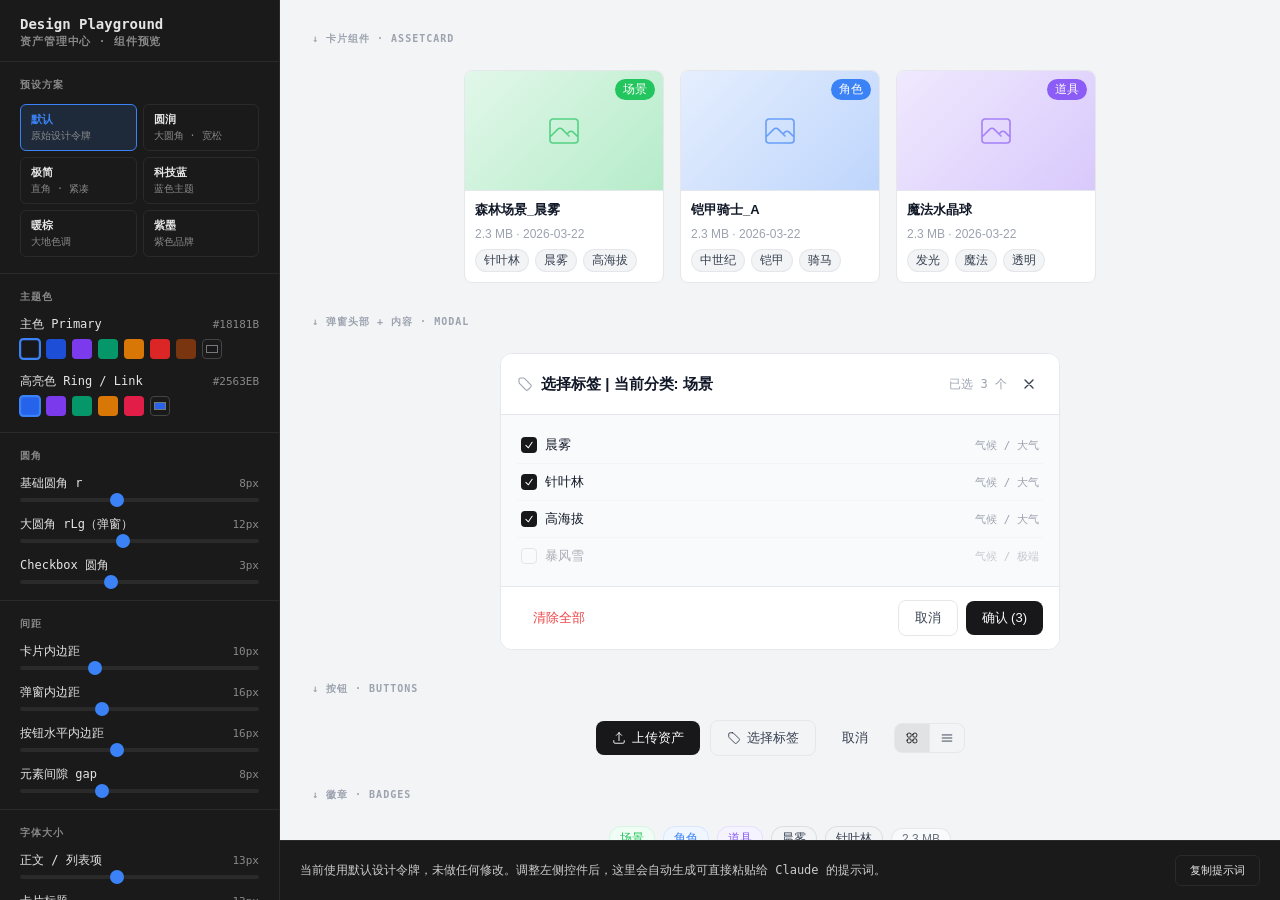
<file: design-playground.html>
<!DOCTYPE html>
<html lang="zh-CN">
<head>
<meta charset="UTF-8">
<meta name="viewport" content="width=device-width, initial-scale=1.0">
<title>设计 Playground — 资产管理中心</title>
<style>
  *, *::before, *::after { box-sizing: border-box; margin: 0; padding: 0; }

  :root {
    --ui-bg: #0f0f0f;
    --ui-surface: #1a1a1a;
    --ui-border: #2a2a2a;
    --ui-text: #e5e5e5;
    --ui-muted: #888;
    --ui-accent: #3b82f6;
  }

  body {
    font-family: 'SF Mono', 'Geist Mono', monospace;
    background: var(--ui-bg);
    color: var(--ui-text);
    height: 100vh;
    display: grid;
    grid-template-columns: 280px 1fr;
    grid-template-rows: 1fr auto;
    overflow: hidden;
  }

  /* ── Controls Panel ─────────────────────────── */
  #controls {
    background: var(--ui-surface);
    border-right: 1px solid var(--ui-border);
    display: flex;
    flex-direction: column;
    overflow-y: auto;
    grid-row: 1 / 3;
  }

  #controls-header {
    padding: 16px 20px 12px;
    border-bottom: 1px solid var(--ui-border);
    font-size: 11px;
    font-weight: 600;
    letter-spacing: 0.08em;
    color: var(--ui-muted);
    text-transform: uppercase;
  }

  #controls-header span {
    display: block;
    font-size: 14px;
    font-weight: 700;
    color: var(--ui-text);
    letter-spacing: 0;
    text-transform: none;
    margin-bottom: 2px;
  }

  .section {
    padding: 16px 20px;
    border-bottom: 1px solid var(--ui-border);
  }

  .section-title {
    font-size: 10px;
    font-weight: 600;
    letter-spacing: 0.1em;
    text-transform: uppercase;
    color: var(--ui-muted);
    margin-bottom: 12px;
  }

  .control-row {
    display: flex;
    flex-direction: column;
    gap: 6px;
    margin-bottom: 14px;
  }
  .control-row:last-child { margin-bottom: 0; }

  .control-label {
    display: flex;
    justify-content: space-between;
    align-items: center;
    font-size: 12px;
    color: var(--ui-text);
  }

  .control-value {
    font-size: 11px;
    color: var(--ui-muted);
    font-family: 'SF Mono', monospace;
  }

  input[type="range"] {
    width: 100%;
    height: 4px;
    appearance: none;
    background: var(--ui-border);
    border-radius: 2px;
    outline: none;
    cursor: pointer;
  }
  input[type="range"]::-webkit-slider-thumb {
    appearance: none;
    width: 14px;
    height: 14px;
    border-radius: 50%;
    background: var(--ui-accent);
    cursor: pointer;
    transition: transform .1s;
  }
  input[type="range"]::-webkit-slider-thumb:hover { transform: scale(1.2); }

  input[type="color"] {
    width: 100%;
    height: 32px;
    border: 1px solid var(--ui-border);
    border-radius: 6px;
    background: transparent;
    cursor: pointer;
    padding: 2px;
  }

  /* Presets */
  .presets-grid {
    display: grid;
    grid-template-columns: 1fr 1fr;
    gap: 6px;
  }

  .preset-btn {
    padding: 7px 10px;
    background: transparent;
    border: 1px solid var(--ui-border);
    border-radius: 6px;
    color: var(--ui-text);
    font-size: 11px;
    font-family: 'SF Mono', monospace;
    cursor: pointer;
    transition: all .15s;
    text-align: left;
  }
  .preset-btn:hover { background: #222; border-color: #3a3a3a; }
  .preset-btn.active { border-color: var(--ui-accent); color: var(--ui-accent); background: #1e2a3a; }

  .preset-name { font-weight: 600; display: block; margin-bottom: 2px; }
  .preset-desc { font-size: 10px; color: var(--ui-muted); display: block; }

  /* Toggle group */
  .toggle-group {
    display: grid;
    grid-template-columns: 1fr 1fr;
    gap: 4px;
  }

  .toggle-opt {
    padding: 6px 10px;
    background: transparent;
    border: 1px solid var(--ui-border);
    border-radius: 5px;
    color: var(--ui-muted);
    font-size: 11px;
    font-family: 'SF Mono', monospace;
    cursor: pointer;
    text-align: center;
    transition: all .15s;
  }
  .toggle-opt:hover { background: #222; }
  .toggle-opt.active { background: #222; border-color: var(--ui-accent); color: var(--ui-accent); }

  /* ── Preview Panel ───────────────────────────── */
  #preview {
    padding: 32px;
    overflow-y: auto;
    display: flex;
    flex-direction: column;
    align-items: center;
    gap: 24px;
    background: #f3f4f6;
  }

  .preview-label {
    font-size: 10px;
    font-weight: 600;
    letter-spacing: 0.1em;
    text-transform: uppercase;
    color: #9ca3af;
    align-self: flex-start;
    font-family: 'SF Mono', monospace;
  }

  .preview-row {
    display: flex;
    gap: 16px;
    flex-wrap: wrap;
    align-items: flex-start;
    width: 100%;
    max-width: 680px;
  }

  /* ── Prompt Output ───────────────────────────── */
  #prompt-area {
    background: var(--ui-surface);
    border-top: 1px solid var(--ui-border);
    padding: 14px 20px;
    display: flex;
    align-items: center;
    gap: 12px;
  }

  #prompt-text {
    flex: 1;
    font-size: 12px;
    line-height: 1.6;
    color: #ccc;
    font-family: 'SF Mono', monospace;
  }

  #copy-btn {
    padding: 7px 14px;
    background: transparent;
    border: 1px solid var(--ui-border);
    border-radius: 6px;
    color: var(--ui-text);
    font-size: 11px;
    font-family: 'SF Mono', monospace;
    cursor: pointer;
    white-space: nowrap;
    transition: all .15s;
    flex-shrink: 0;
  }
  #copy-btn:hover { background: #222; }
  #copy-btn.copied { border-color: #22c55e; color: #22c55e; background: #0a1a0a; }

  /* ── Component Previews ─────────────────────── */
  .comp-asset-card {
    background: #fff;
    border: 1px solid #e5e7eb;
    display: flex;
    flex-direction: column;
    width: 200px;
    overflow: hidden;
    cursor: pointer;
    transition: box-shadow .15s;
  }
  .comp-asset-card:hover {
    box-shadow: 0 4px 6px -1px rgba(0,0,0,.08), 0 2px 4px -2px rgba(0,0,0,.06);
  }

  .comp-thumb {
    background: #f3f4f6;
    border-bottom: 1px solid #e5e7eb;
    display: flex;
    align-items: center;
    justify-content: center;
    color: #9ca3af;
    overflow: hidden;
  }

  .comp-thumb-img {
    width: 100%;
    height: 100%;
    object-fit: cover;
    display: block;
  }

  .comp-card-body {
    display: flex;
    flex-direction: column;
  }

  .comp-card-name {
    font-weight: 600;
    color: #111827;
    white-space: nowrap;
    overflow: hidden;
    text-overflow: ellipsis;
    font-family: 'Inter', 'Geist', -apple-system, sans-serif;
  }

  .comp-card-meta {
    color: #9ca3af;
    font-family: 'Inter', -apple-system, sans-serif;
  }

  .comp-card-tags {
    display: flex;
    flex-wrap: wrap;
  }

  .comp-badge {
    display: inline-flex;
    align-items: center;
    white-space: nowrap;
    font-weight: 500;
    font-family: 'Inter', -apple-system, sans-serif;
  }

  .comp-modal {
    background: #fff;
    border: 1px solid #e5e7eb;
    width: 100%;
    max-width: 560px;
    overflow: hidden;
  }

  .comp-modal-header {
    border-bottom: 1px solid #e5e7eb;
    display: flex;
    align-items: center;
    gap: 8px;
    background: #fff;
  }

  .comp-modal-title {
    font-weight: 600;
    color: #111827;
    font-family: 'Inter', -apple-system, sans-serif;
  }

  .comp-modal-body {
    background: #f9fafb;
  }

  .comp-modal-row {
    display: flex;
    align-items: center;
    gap: 10px;
    border-bottom: 1px solid #f1f5f9;
  }
  .comp-modal-row:last-child { border-bottom: none; }

  .comp-modal-row-label {
    color: #6b7280;
    font-family: 'Inter', -apple-system, sans-serif;
    min-width: 60px;
  }

  .comp-modal-row-value {
    color: #111827;
    font-family: 'Inter', -apple-system, sans-serif;
  }

  .comp-modal-footer {
    border-top: 1px solid #e5e7eb;
    display: flex;
    align-items: center;
    justify-content: flex-end;
    background: #fff;
  }

  .comp-btn {
    display: inline-flex;
    align-items: center;
    justify-content: center;
    font-weight: 500;
    cursor: pointer;
    transition: opacity .15s;
    font-family: 'Inter', -apple-system, sans-serif;
    border: none;
  }
  .comp-btn:hover { opacity: 0.85; }

  .comp-btn-default {
    background: #18181b;
    color: #fafafa;
  }

  .comp-btn-outline {
    background: transparent;
    color: #374151;
    border: 1px solid #e5e7eb !important;
  }

  .comp-btn-ghost {
    background: transparent;
    color: #374151;
  }
  .comp-btn-ghost:hover { background: #f3f4f6; opacity: 1; }

  .comp-input {
    border: 1px solid #e5e7eb;
    background: #fff;
    color: #111827;
    outline: none;
    font-family: 'Inter', -apple-system, sans-serif;
    width: 100%;
    transition: border-color .15s;
  }
  .comp-input:focus { border-color: #2563eb; }
  .comp-input::placeholder { color: #9ca3af; }

  /* color swatch row */
  .swatch-row {
    display: flex;
    gap: 6px;
    flex-wrap: wrap;
  }
  .swatch {
    width: 20px;
    height: 20px;
    border-radius: 4px;
    border: 2px solid transparent;
    cursor: pointer;
    transition: transform .1s, border-color .1s;
  }
  .swatch:hover { transform: scale(1.15); }
  .swatch.active { border-color: var(--ui-accent); transform: scale(1.1); }
</style>
</head>
<body>

<!-- ── Controls ───────────────────────────────────── -->
<aside id="controls">
  <div id="controls-header">
    <span>Design Playground</span>
    资产管理中心 · 组件预览
  </div>

  <!-- Presets -->
  <div class="section">
    <div class="section-title">预设方案</div>
    <div class="presets-grid">
      <button class="preset-btn active" data-preset="default" onclick="applyPreset('default')">
        <span class="preset-name">默认</span>
        <span class="preset-desc">原始设计令牌</span>
      </button>
      <button class="preset-btn" data-preset="rounded" onclick="applyPreset('rounded')">
        <span class="preset-name">圆润</span>
        <span class="preset-desc">大圆角 · 宽松</span>
      </button>
      <button class="preset-btn" data-preset="minimal" onclick="applyPreset('minimal')">
        <span class="preset-name">极简</span>
        <span class="preset-desc">直角 · 紧凑</span>
      </button>
      <button class="preset-btn" data-preset="blue" onclick="applyPreset('blue')">
        <span class="preset-name">科技蓝</span>
        <span class="preset-desc">蓝色主题</span>
      </button>
      <button class="preset-btn" data-preset="warm" onclick="applyPreset('warm')">
        <span class="preset-name">暖棕</span>
        <span class="preset-desc">大地色调</span>
      </button>
      <button class="preset-btn" data-preset="purple" onclick="applyPreset('purple')">
        <span class="preset-name">紫墨</span>
        <span class="preset-desc">紫色品牌</span>
      </button>
    </div>
  </div>

  <!-- Primary Color -->
  <div class="section">
    <div class="section-title">主题色</div>
    <div class="control-row">
      <div class="control-label">
        <span>主色 Primary</span>
        <span class="control-value" id="val-primary">#18181B</span>
      </div>
      <div class="swatch-row" id="primary-swatches">
        <div class="swatch active" data-color="#18181B" style="background:#18181B" onclick="pickSwatch('primary', this)"></div>
        <div class="swatch" data-color="#1d4ed8" style="background:#1d4ed8" onclick="pickSwatch('primary', this)"></div>
        <div class="swatch" data-color="#7c3aed" style="background:#7c3aed" onclick="pickSwatch('primary', this)"></div>
        <div class="swatch" data-color="#059669" style="background:#059669" onclick="pickSwatch('primary', this)"></div>
        <div class="swatch" data-color="#d97706" style="background:#d97706" onclick="pickSwatch('primary', this)"></div>
        <div class="swatch" data-color="#dc2626" style="background:#dc2626" onclick="pickSwatch('primary', this)"></div>
        <div class="swatch" data-color="#78350f" style="background:#78350f" onclick="pickSwatch('primary', this)"></div>
        <input type="color" id="color-primary" value="#18181B"
          style="width:20px;height:20px;border-radius:4px;border:1px solid #444;padding:1px;cursor:pointer;background:transparent;"
          oninput="onColorInput('primary', this.value)">
      </div>
    </div>
    <div class="control-row">
      <div class="control-label">
        <span>高亮色 Ring / Link</span>
        <span class="control-value" id="val-ring">#2563EB</span>
      </div>
      <div class="swatch-row" id="ring-swatches">
        <div class="swatch active" data-color="#2563eb" style="background:#2563eb" onclick="pickSwatch('ring', this)"></div>
        <div class="swatch" data-color="#7c3aed" style="background:#7c3aed" onclick="pickSwatch('ring', this)"></div>
        <div class="swatch" data-color="#059669" style="background:#059669" onclick="pickSwatch('ring', this)"></div>
        <div class="swatch" data-color="#d97706" style="background:#d97706" onclick="pickSwatch('ring', this)"></div>
        <div class="swatch" data-color="#e11d48" style="background:#e11d48" onclick="pickSwatch('ring', this)"></div>
        <input type="color" id="color-ring" value="#2563EB"
          style="width:20px;height:20px;border-radius:4px;border:1px solid #444;padding:1px;cursor:pointer;background:transparent;"
          oninput="onColorInput('ring', this.value)">
      </div>
    </div>
  </div>

  <!-- Border Radius -->
  <div class="section">
    <div class="section-title">圆角</div>
    <div class="control-row">
      <div class="control-label">
        <span>基础圆角 r</span>
        <span class="control-value" id="val-r">8px</span>
      </div>
      <input type="range" id="slider-r" min="0" max="20" step="1" value="8" oninput="onSlider('r', this.value)">
    </div>
    <div class="control-row">
      <div class="control-label">
        <span>大圆角 rLg（弹窗）</span>
        <span class="control-value" id="val-rLg">12px</span>
      </div>
      <input type="range" id="slider-rLg" min="0" max="28" step="1" value="12" oninput="onSlider('rLg', this.value)">
    </div>
    <div class="control-row">
      <div class="control-label">
        <span>Checkbox 圆角</span>
        <span class="control-value" id="val-rCb">3px</span>
      </div>
      <input type="range" id="slider-rCb" min="0" max="8" step="1" value="3" oninput="onSlider('rCb', this.value)">
    </div>
  </div>

  <!-- Spacing -->
  <div class="section">
    <div class="section-title">间距</div>
    <div class="control-row">
      <div class="control-label">
        <span>卡片内边距</span>
        <span class="control-value" id="val-cardPad">10px</span>
      </div>
      <input type="range" id="slider-cardPad" min="4" max="24" step="2" value="10" oninput="onSlider('cardPad', this.value)">
    </div>
    <div class="control-row">
      <div class="control-label">
        <span>弹窗内边距</span>
        <span class="control-value" id="val-modalPad">16px</span>
      </div>
      <input type="range" id="slider-modalPad" min="8" max="32" step="2" value="16" oninput="onSlider('modalPad', this.value)">
    </div>
    <div class="control-row">
      <div class="control-label">
        <span>按钮水平内边距</span>
        <span class="control-value" id="val-btnPadX">16px</span>
      </div>
      <input type="range" id="slider-btnPadX" min="8" max="28" step="2" value="16" oninput="onSlider('btnPadX', this.value)">
    </div>
    <div class="control-row">
      <div class="control-label">
        <span>元素间隙 gap</span>
        <span class="control-value" id="val-gap">8px</span>
      </div>
      <input type="range" id="slider-gap" min="2" max="20" step="2" value="8" oninput="onSlider('gap', this.value)">
    </div>
  </div>

  <!-- Typography -->
  <div class="section">
    <div class="section-title">字体大小</div>
    <div class="control-row">
      <div class="control-label">
        <span>正文 / 列表项</span>
        <span class="control-value" id="val-fsBody">13px</span>
      </div>
      <input type="range" id="slider-fsBody" min="11" max="16" step="1" value="13" oninput="onSlider('fsBody', this.value)">
    </div>
    <div class="control-row">
      <div class="control-label">
        <span>卡片标题</span>
        <span class="control-value" id="val-fsTitle">13px</span>
      </div>
      <input type="range" id="slider-fsTitle" min="11" max="18" step="1" value="13" oninput="onSlider('fsTitle', this.value)">
    </div>
    <div class="control-row">
      <div class="control-label">
        <span>徽章 / 元数据</span>
        <span class="control-value" id="val-fsBadge">12px</span>
      </div>
      <input type="range" id="slider-fsBadge" min="10" max="14" step="1" value="12" oninput="onSlider('fsBadge', this.value)">
    </div>
    <div class="control-row">
      <div class="control-label">
        <span>弹窗标题</span>
        <span class="control-value" id="val-fsModalTitle">15px</span>
      </div>
      <input type="range" id="slider-fsModalTitle" min="13" max="20" step="1" value="15" oninput="onSlider('fsModalTitle', this.value)">
    </div>
  </div>

  <!-- Thumb size -->
  <div class="section">
    <div class="section-title">卡片缩略图</div>
    <div class="control-row">
      <div class="control-label">
        <span>缩略图高度</span>
        <span class="control-value" id="val-thumbH">120px</span>
      </div>
      <input type="range" id="slider-thumbH" min="60" max="200" step="4" value="120" oninput="onSlider('thumbH', this.value)">
    </div>
    <div class="control-row">
      <div class="control-label">
        <span>卡片宽度</span>
        <span class="control-value" id="val-cardW">200px</span>
      </div>
      <input type="range" id="slider-cardW" min="140" max="300" step="4" value="200" oninput="onSlider('cardW', this.value)">
    </div>
  </div>

</aside>

<!-- ── Preview ──────────────────────────────────── -->
<main id="preview">
  <div class="preview-label">↓ 卡片组件 · AssetCard</div>
  <div class="preview-row" id="preview-cards" style="justify-content: center; max-width: none;"></div>

  <div class="preview-label" style="margin-top: 8px;">↓ 弹窗头部 + 内容 · Modal</div>
  <div id="preview-modal" style="width: 100%; max-width: 560px;"></div>

  <div class="preview-label" style="margin-top: 8px;">↓ 按钮 · Buttons</div>
  <div id="preview-buttons" style="display: flex; gap: 10px; flex-wrap: wrap; align-items: center;"></div>

  <div class="preview-label" style="margin-top: 8px;">↓ 徽章 · Badges</div>
  <div id="preview-badges" style="display: flex; gap: 8px; flex-wrap: wrap; align-items: center;"></div>

  <div class="preview-label" style="margin-top: 8px;">↓ 输入框 · Input</div>
  <div id="preview-input" style="width: 100%; max-width: 340px;"></div>
</main>

<!-- ── Prompt Output ───────────────────────────── -->
<div id="prompt-area">
  <div id="prompt-text">正在加载...</div>
  <button id="copy-btn" onclick="copyPrompt()">复制提示词</button>
</div>

<script>
// ── State ────────────────────────────────────────
const DEFAULTS = {
  primary: '#18181b',
  ring: '#2563eb',
  r: 8,
  rLg: 12,
  rCb: 3,
  cardPad: 10,
  modalPad: 16,
  btnPadX: 16,
  gap: 8,
  fsBody: 13,
  fsTitle: 13,
  fsBadge: 12,
  fsModalTitle: 15,
  thumbH: 120,
  cardW: 200,
};

const state = { ...DEFAULTS };

// ── Presets ──────────────────────────────────────
const PRESETS = {
  default: { ...DEFAULTS },
  rounded: { ...DEFAULTS, r: 16, rLg: 24, rCb: 6, cardPad: 14, modalPad: 20, btnPadX: 20, gap: 10, fsBody: 13 },
  minimal: { ...DEFAULTS, r: 2, rLg: 4, rCb: 1, cardPad: 8, modalPad: 12, btnPadX: 12, gap: 6, fsBody: 12, fsBadge: 11 },
  blue: { ...DEFAULTS, primary: '#1d4ed8', ring: '#60a5fa', r: 8, fsBody: 13 },
  warm: { ...DEFAULTS, primary: '#78350f', ring: '#d97706', r: 10, rLg: 14, cardPad: 12, fsBody: 13 },
  purple: { ...DEFAULTS, primary: '#6d28d9', ring: '#8b5cf6', r: 12, rLg: 18, cardPad: 12, gap: 10 },
};

// ── Helpers ──────────────────────────────────────
function hexToRgb(hex) {
  const r = parseInt(hex.slice(1,3),16), g = parseInt(hex.slice(3,5),16), b = parseInt(hex.slice(5,7),16);
  return `${r},${g},${b}`;
}

function lighten(hex, amount) {
  // rough lighten for bg tints
  const r = Math.min(255, parseInt(hex.slice(1,3),16) + amount);
  const g = Math.min(255, parseInt(hex.slice(3,5),16) + amount);
  const b = Math.min(255, parseInt(hex.slice(5,7),16) + amount);
  return `#${r.toString(16).padStart(2,'0')}${g.toString(16).padStart(2,'0')}${b.toString(16).padStart(2,'0')}`;
}

function primaryFg(hex) {
  const r = parseInt(hex.slice(1,3),16), g = parseInt(hex.slice(3,5),16), b = parseInt(hex.slice(5,7),16);
  const lum = (0.299*r + 0.587*g + 0.114*b) / 255;
  return lum > 0.5 ? '#18181b' : '#fafafa';
}

function ringBg(hex) {
  // soft tint for focus/link bg
  return hex + '18';
}

// ── Render ───────────────────────────────────────
function renderAll() {
  renderCards();
  renderModal();
  renderButtons();
  renderBadges();
  renderInput();
  updatePrompt();
}

function renderCards() {
  const s = state;
  const fg = primaryFg(s.primary);
  const rfull = 9999;

  const sampleCards = [
    { name: '森林场景_晨雾', type: '场景', tags: ['针叶林', '晨雾', '高海拔'], color: '#22c55e' },
    { name: '铠甲骑士_A', type: '角色', tags: ['中世纪', '铠甲', '骑马'], color: '#3b82f6' },
    { name: '魔法水晶球', type: '道具', tags: ['发光', '魔法', '透明'], color: '#8b5cf6' },
  ];

  const html = sampleCards.map(card => {
    const tagHtml = card.tags.map(t => `
      <span class="comp-badge" style="
        font-size:${s.fsBadge}px;
        padding: 2px ${s.gap}px;
        border-radius: ${rfull}px;
        background: #f3f4f6;
        color: #374151;
        border: 1px solid rgba(55,65,81,0.08);
        gap: ${Math.max(2, s.gap - 4)}px;
      ">${t}</span>
    `).join('');

    return `
    <div class="comp-asset-card" style="
      border-radius: ${s.r}px;
      width: ${s.cardW}px;
      transition: box-shadow .15s;
    ">
      <div class="comp-thumb" style="
        height: ${s.thumbH}px;
        border-top-left-radius: ${Math.max(0, s.r - 1)}px;
        border-top-right-radius: ${Math.max(0, s.r - 1)}px;
        background: linear-gradient(135deg, ${card.color}22, ${card.color}55);
        position: relative;
      ">
        <svg width="32" height="32" fill="none" viewBox="0 0 24 24" stroke="${card.color}" stroke-width="1.2" opacity="0.7">
          <path stroke-linecap="round" stroke-linejoin="round" d="M2.25 15.75l5.159-5.159a2.25 2.25 0 013.182 0l5.159 5.159m-1.5-1.5l1.409-1.409a2.25 2.25 0 013.182 0l2.909 2.909M3.75 21h16.5a2.25 2.25 0 002.25-2.25V5.25a2.25 2.25 0 00-2.25-2.25H3.75a2.25 2.25 0 00-2.25 2.25v13.5A2.25 2.25 0 003.75 21z" />
        </svg>
        <span style="
          position:absolute; top:8px; right:8px;
          font-size: ${s.fsBadge}px;
          padding: 2px 8px;
          border-radius: ${rfull}px;
          background: ${card.color};
          color: #fff;
          font-weight: 500;
          font-family: 'Inter', sans-serif;
        ">${card.type}</span>
      </div>
      <div class="comp-card-body" style="padding: ${s.cardPad}px; gap: ${s.gap}px; display: flex; flex-direction: column;">
        <div class="comp-card-name" style="font-size: ${s.fsTitle}px;">${card.name}</div>
        <div class="comp-card-meta" style="font-size: ${s.fsBadge}px;">2.3 MB · 2026-03-22</div>
        <div class="comp-card-tags" style="gap: ${Math.max(3, s.gap - 2)}px;">${tagHtml}</div>
      </div>
    </div>`;
  }).join('');

  document.getElementById('preview-cards').innerHTML = html;
}

function renderModal() {
  const s = state;

  document.getElementById('preview-modal').innerHTML = `
    <div class="comp-modal" style="border-radius: ${s.rLg}px;">
      <div class="comp-modal-header" style="padding: ${s.modalPad}px ${s.modalPad}px; gap: ${s.gap}px;">
        <svg width="16" height="16" fill="none" viewBox="0 0 24 24" stroke="#9ca3af" stroke-width="1.6">
          <path stroke-linecap="round" stroke-linejoin="round" d="M9.568 3H5.25A2.25 2.25 0 003 5.25v4.318c0 .597.237 1.17.659 1.591l9.581 9.581c.699.699 1.78.872 2.607.33a18.095 18.095 0 005.223-5.223c.542-.827.369-1.908-.33-2.607L11.16 3.66A2.25 2.25 0 009.568 3z"/>
        </svg>
        <span class="comp-modal-title" style="font-size: ${s.fsModalTitle}px; flex: 1;">选择标签 | 当前分类: 场景</span>
        <span style="font-size: 12px; color: #9ca3af;">已选 3 个</span>
        <button class="comp-btn comp-btn-ghost" style="
          padding: 6px;
          border-radius: ${s.r}px;
          font-size: ${s.fsBody}px;
        ">
          <svg width="16" height="16" fill="none" viewBox="0 0 24 24" stroke="currentColor" stroke-width="2">
            <path stroke-linecap="round" stroke-linejoin="round" d="M6 18L18 6M6 6l12 12"/>
          </svg>
        </button>
      </div>
      <div class="comp-modal-body" style="padding: ${Math.round(s.modalPad * 0.75)}px ${s.modalPad}px;">
        ${['晨雾', '针叶林', '高海拔'].map(tag => `
          <div class="comp-modal-row" style="padding: ${Math.round(s.modalPad * 0.55)}px ${Math.round(s.modalPad * 0.25)}px; gap: ${s.gap}px;">
            <div style="
              width: 16px; height: 16px;
              border-radius: ${s.rCb + 1}px;
              background: ${state.primary};
              display: flex; align-items: center; justify-content: center;
              flex-shrink: 0;
            ">
              <svg width="10" height="10" fill="none" viewBox="0 0 24 24" stroke="${primaryFg(state.primary)}" stroke-width="2.5">
                <path stroke-linecap="round" stroke-linejoin="round" d="M4.5 12.75l6 6 9-13.5"/>
              </svg>
            </div>
            <span style="font-size: ${s.fsBody}px; color: #111827; font-family: 'Inter', sans-serif; font-weight: 500;">${tag}</span>
            <span style="font-size: 11px; color: #9ca3af; margin-left: auto; font-family: monospace;">气候 / 大气</span>
          </div>
        `).join('')}
        <div class="comp-modal-row" style="padding: ${Math.round(s.modalPad * 0.55)}px ${Math.round(s.modalPad * 0.25)}px; gap: ${s.gap}px; opacity: 0.55;">
          <div style="
            width: 16px; height: 16px;
            border-radius: ${s.rCb + 1}px;
            border: 1.5px solid #d1d5db;
            flex-shrink: 0;
          "></div>
          <span style="font-size: ${s.fsBody}px; color: #6b7280; font-family: 'Inter', sans-serif;">暴风雪</span>
          <span style="font-size: 11px; color: #9ca3af; margin-left: auto; font-family: monospace;">气候 / 极端</span>
        </div>
      </div>
      <div class="comp-modal-footer" style="padding: ${Math.round(s.modalPad * 0.8)}px ${s.modalPad}px; gap: ${s.gap}px;">
        <button class="comp-btn comp-btn-ghost" style="
          padding: 8px ${s.btnPadX}px;
          border-radius: ${s.r}px;
          font-size: ${s.fsBody}px;
          color: #ef4444;
          margin-right: auto;
        ">清除全部</button>
        <button class="comp-btn comp-btn-outline" style="
          padding: 8px ${s.btnPadX}px;
          border-radius: ${s.r}px;
          font-size: ${s.fsBody}px;
        ">取消</button>
        <button class="comp-btn comp-btn-default" style="
          padding: 8px ${s.btnPadX}px;
          border-radius: ${s.r}px;
          font-size: ${s.fsBody}px;
          background: ${state.primary};
          color: ${primaryFg(state.primary)};
        ">确认 (3)</button>
      </div>
    </div>
  `;
}

function renderButtons() {
  const s = state;
  const fg = primaryFg(s.primary);
  document.getElementById('preview-buttons').innerHTML = `
    <button class="comp-btn comp-btn-default" style="
      padding: 8px ${s.btnPadX}px;
      border-radius: ${s.r}px;
      font-size: ${s.fsBody}px;
      gap: ${s.gap - 2}px;
      background: ${s.primary};
      color: ${fg};
    ">
      <svg width="14" height="14" fill="none" viewBox="0 0 24 24" stroke="currentColor" stroke-width="1.6">
        <path stroke-linecap="round" stroke-linejoin="round" d="M3 16.5v2.25A2.25 2.25 0 005.25 21h13.5A2.25 2.25 0 0021 18.75V16.5m-13.5-9L12 3m0 0l4.5 4.5M12 3v13.5"/>
      </svg>
      上传资产
    </button>
    <button class="comp-btn comp-btn-outline" style="
      padding: 8px ${s.btnPadX}px;
      border-radius: ${s.r}px;
      font-size: ${s.fsBody}px;
      gap: ${s.gap - 2}px;
      border: 1px solid #e5e7eb !important;
    ">
      <svg width="14" height="14" fill="none" viewBox="0 0 24 24" stroke="currentColor" stroke-width="1.6">
        <path stroke-linecap="round" stroke-linejoin="round" d="M9.568 3H5.25A2.25 2.25 0 003 5.25v4.318c0 .597.237 1.17.659 1.591l9.581 9.581c.699.699 1.78.872 2.607.33a18.095 18.095 0 005.223-5.223c.542-.827.369-1.908-.33-2.607L11.16 3.66A2.25 2.25 0 009.568 3z"/>
      </svg>
      选择标签
    </button>
    <button class="comp-btn comp-btn-ghost" style="
      padding: 8px ${s.btnPadX}px;
      border-radius: ${s.r}px;
      font-size: ${s.fsBody}px;
      gap: ${s.gap - 2}px;
    ">
      取消
    </button>
    <div style="
      display: inline-flex;
      border: 1px solid #e5e7eb;
      border-radius: ${s.r}px;
      overflow: hidden;
    ">
      <button class="comp-btn comp-btn-ghost" style="
        padding: 7px 10px;
        border-radius: 0;
        font-size: ${s.fsBody}px;
        border-right: 1px solid #e5e7eb;
        background: ${s.primary}15;
        color: ${s.primary};
      ">
        <svg width="14" height="14" fill="none" viewBox="0 0 24 24" stroke="currentColor" stroke-width="1.6">
          <path stroke-linecap="round" stroke-linejoin="round" d="M3.75 6A2.25 2.25 0 016 3.75h2.25A2.25 2.25 0 0110.5 6v2.25a2.25 2.25 0 01-2.25 2.25H6a2.25 2.25 0 01-2.25-2.25V6z"/>
          <path stroke-linecap="round" stroke-linejoin="round" d="M3.75 15.75A2.25 2.25 0 016 13.5h2.25a2.25 2.25 0 012.25 2.25V18a2.25 2.25 0 01-2.25 2.25H6A2.25 2.25 0 013.75 18v-2.25zM13.5 6a2.25 2.25 0 012.25-2.25H18A2.25 2.25 0 0120.25 6v2.25A2.25 2.25 0 0118 10.5h-2.25a2.25 2.25 0 01-2.25-2.25V6zM13.5 15.75a2.25 2.25 0 012.25-2.25H18a2.25 2.25 0 012.25 2.25V18A2.25 2.25 0 0118 20.25h-2.25A2.25 2.25 0 0113.5 18v-2.25z"/>
        </svg>
      </button>
      <button class="comp-btn comp-btn-ghost" style="
        padding: 7px 10px;
        border-radius: 0;
        font-size: ${s.fsBody}px;
      ">
        <svg width="14" height="14" fill="none" viewBox="0 0 24 24" stroke="currentColor" stroke-width="1.6">
          <path stroke-linecap="round" stroke-linejoin="round" d="M3.75 12h16.5m-16.5 5.25h16.5m-16.5-10.5h16.5"/>
        </svg>
      </button>
    </div>
  `;
}

function renderBadges() {
  const s = state;
  const rfull = 9999;
  const badges = [
    { label: '场景', color: '#22c55e', bg: '#f0fdf4' },
    { label: '角色', color: '#3b82f6', bg: '#eff6ff' },
    { label: '道具', color: '#8b5cf6', bg: '#f5f3ff' },
    { label: '晨雾', color: '#374151', bg: '#f3f4f6' },
    { label: '针叶林', color: '#374151', bg: '#f3f4f6' },
    { label: '2.3 MB', color: '#6b7280', bg: '#f9fafb' },
  ];
  document.getElementById('preview-badges').innerHTML = badges.map(b => `
    <span class="comp-badge" style="
      padding: 3px ${s.gap + 2}px;
      border-radius: ${rfull}px;
      font-size: ${s.fsBadge}px;
      background: ${b.bg};
      color: ${b.color};
      border: 1px solid ${b.color}20;
    ">${b.label}</span>
  `).join('');
}

function renderInput() {
  const s = state;
  document.getElementById('preview-input').innerHTML = `
    <div style="display: flex; flex-direction: column; gap: ${s.gap}px;">
      <div style="display: flex; align-items: center; gap: 8px; padding: 7px 12px; border: 1px solid #e5e7eb; border-radius: ${s.r}px; background: #fff;">
        <svg width="14" height="14" fill="none" viewBox="0 0 24 24" stroke="#9ca3af" stroke-width="2">
          <circle cx="11" cy="11" r="8"/>
          <path stroke-linecap="round" d="M21 21l-4.35-4.35"/>
        </svg>
        <input class="comp-input" placeholder="搜索资产名称..." style="
          font-size: ${s.fsBody}px;
          border: none !important;
          padding: 0;
          background: transparent;
        ">
      </div>
      <input class="comp-input" placeholder="实体名称" style="
        padding: 7px 10px;
        border-radius: ${s.r}px;
        font-size: ${s.fsBody}px;
      ">
    </div>
  `;
}

// ── Controls ─────────────────────────────────────
function onSlider(key, val) {
  state[key] = parseInt(val);
  document.getElementById(`val-${key}`).textContent = val + 'px';
  setActivePreset(null);
  renderAll();
}

function onColorInput(key, val) {
  state[key] = val;
  document.getElementById(`val-${key}`).textContent = val.toUpperCase();
  // update active swatch highlight
  document.querySelectorAll(`#${key}-swatches .swatch`).forEach(sw => {
    sw.classList.toggle('active', sw.dataset.color?.toLowerCase() === val.toLowerCase());
  });
  setActivePreset(null);
  renderAll();
}

function pickSwatch(key, el) {
  const color = el.dataset.color;
  state[key] = color;
  document.getElementById(`val-${key}`).textContent = color.toUpperCase();
  document.getElementById(`color-${key}`).value = color;
  document.querySelectorAll(`#${key}-swatches .swatch`).forEach(sw => sw.classList.remove('active'));
  el.classList.add('active');
  setActivePreset(null);
  renderAll();
}

function setActivePreset(name) {
  document.querySelectorAll('.preset-btn').forEach(btn => {
    btn.classList.toggle('active', btn.dataset.preset === name);
  });
}

function applyPreset(name) {
  const p = PRESETS[name];
  if (!p) return;
  Object.assign(state, p);
  // update all slider + color UI values
  Object.entries(state).forEach(([key, val]) => {
    const slider = document.getElementById(`slider-${key}`);
    const valEl = document.getElementById(`val-${key}`);
    const colorEl = document.getElementById(`color-${key}`);
    if (slider) { slider.value = val; }
    if (valEl) { valEl.textContent = typeof val === 'number' ? val + 'px' : val.toUpperCase(); }
    if (colorEl) { colorEl.value = val; }
  });
  // update swatches
  ['primary', 'ring'].forEach(key => {
    const val = state[key];
    document.querySelectorAll(`#${key}-swatches .swatch`).forEach(sw => {
      sw.classList.toggle('active', sw.dataset.color?.toLowerCase() === val.toLowerCase());
    });
  });
  setActivePreset(name);
  renderAll();
}

// ── Prompt ───────────────────────────────────────
function updatePrompt() {
  const D = DEFAULTS;
  const s = state;
  const parts = [];

  // primary
  if (s.primary.toLowerCase() !== D.primary.toLowerCase()) {
    parts.push(`主题色改为 \`${s.primary.toUpperCase()}\``);
  }
  if (s.ring.toLowerCase() !== D.ring.toLowerCase()) {
    parts.push(`高亮/链接色改为 \`${s.ring.toUpperCase()}\``);
  }

  // radius
  if (s.r !== D.r) {
    const desc = s.r === 0 ? '直角（0px）' : s.r <= 4 ? `小圆角（${s.r}px）` : s.r >= 16 ? `大圆角（${s.r}px）` : `圆角 ${s.r}px`;
    parts.push(`基础圆角改为${desc}`);
  }
  if (s.rLg !== D.rLg) {
    parts.push(`弹窗大圆角改为 ${s.rLg}px`);
  }

  // spacing
  const spacingChanges = [];
  if (s.cardPad !== D.cardPad) spacingChanges.push(`卡片内边距 ${s.cardPad}px`);
  if (s.modalPad !== D.modalPad) spacingChanges.push(`弹窗内边距 ${s.modalPad}px`);
  if (s.btnPadX !== D.btnPadX) spacingChanges.push(`按钮水平内边距 ${s.btnPadX}px`);
  if (s.gap !== D.gap) spacingChanges.push(`元素间距 ${s.gap}px`);
  if (spacingChanges.length) parts.push(`间距调整：${spacingChanges.join('、')}`);

  // typography
  const typoChanges = [];
  if (s.fsBody !== D.fsBody) typoChanges.push(`正文 ${s.fsBody}px`);
  if (s.fsTitle !== D.fsTitle) typoChanges.push(`卡片标题 ${s.fsTitle}px`);
  if (s.fsBadge !== D.fsBadge) typoChanges.push(`徽章 ${s.fsBadge}px`);
  if (s.fsModalTitle !== D.fsModalTitle) typoChanges.push(`弹窗标题 ${s.fsModalTitle}px`);
  if (typoChanges.length) parts.push(`字体大小调整：${typoChanges.join('、')}`);

  // card size
  if (s.thumbH !== D.thumbH) parts.push(`缩略图高度改为 ${s.thumbH}px`);
  if (s.cardW !== D.cardW) parts.push(`卡片宽度改为 ${s.cardW}px`);

  const promptEl = document.getElementById('prompt-text');
  if (parts.length === 0) {
    promptEl.textContent = '当前使用默认设计令牌，未做任何修改。调整左侧控件后，这里会自动生成可直接粘贴给 Claude 的提示词。';
  } else {
    promptEl.textContent = `请将资产管理中心的设计令牌更新为：${parts.join('；')}。将这些变更应用到 js/theme.js 的 V 对象以及对应的内联样式中。`;
  }
}

function copyPrompt() {
  const text = document.getElementById('prompt-text').textContent;
  navigator.clipboard.writeText(text).then(() => {
    const btn = document.getElementById('copy-btn');
    btn.textContent = '✓ 已复制';
    btn.classList.add('copied');
    setTimeout(() => { btn.textContent = '复制提示词'; btn.classList.remove('copied'); }, 2000);
  });
}

// ── Init ─────────────────────────────────────────
renderAll();
</script>
</body>
</html>
</file>
